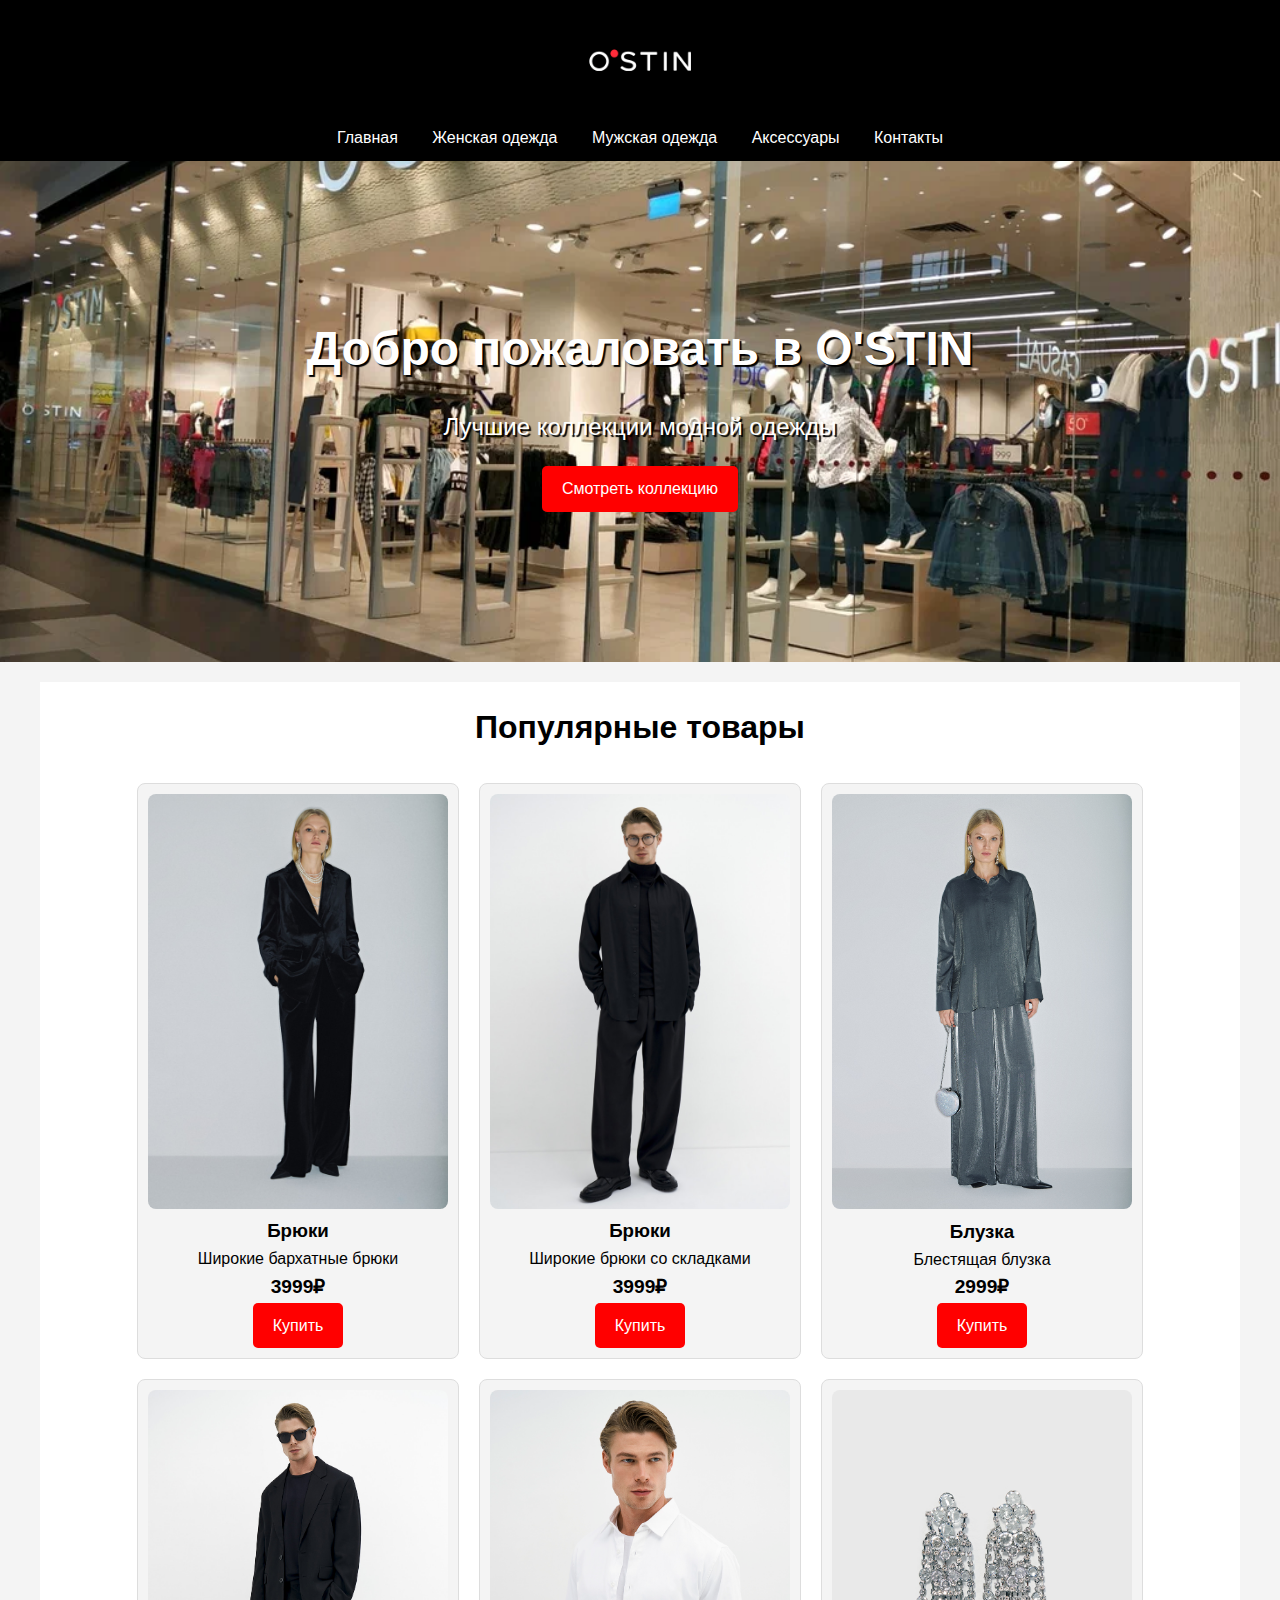
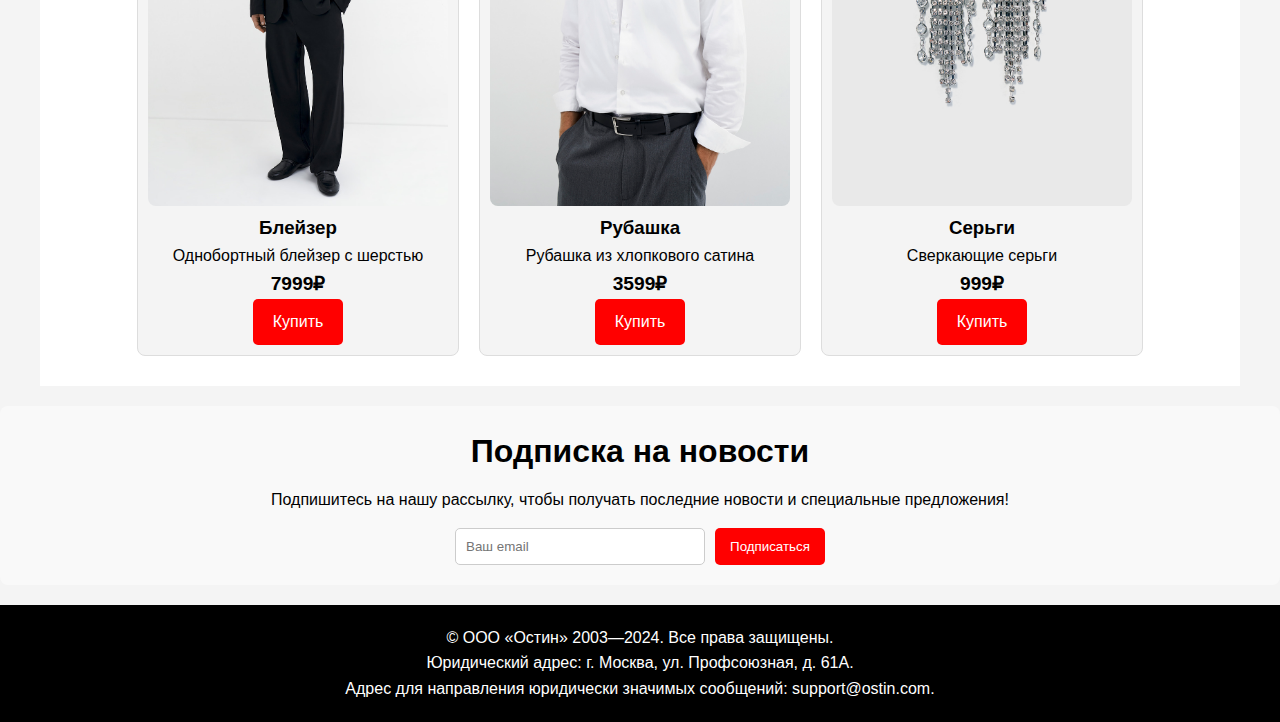
<file: index.html>
<!DOCTYPE html>
<html lang="ru">
<head>
    <meta charset="UTF-8">
    <meta name="viewport" content="width=device-width, initial-scale=1.0">
    <title>O′STIN</title>
    <link rel="stylesheet" href="styles.css">
    <link href="https://fonts.googleapis.com/css2?family=Roboto:wght@400;700&display=swap" rel="stylesheet">
</head>
<body>
    <header>
        <div class="container">
            <div class="logo">
                <img src="326078f0bd88fa405ab3d0323bc0d563.jpg" width="150px">
            </div>
            <nav>
                <ul>
                    <li><a href="index.html">Главная</a></li>
                    <li><a href="women.html">Женская одежда</a></li>
                    <li><a href="men.html">Мужская одежда</a></li>
                    <li><a href="accessories.html">Аксессуары</a></li>
                    <li><a href="contact.html">Контакты</a></li>
                </ul>
            </nav>
        </div>
    </header>

    <main>
        <section class="banner">
            <h1>Добро пожаловать в O'STIN</h1>
            <p>Лучшие коллекции модной одежды</p>
            <a href="#" class="button">Смотреть коллекцию</a>
        </section>

        <section class="products">
            <h2>Популярные товары</h2>
            <div class="product-grid">
                <div class="product">
                    <img src="138216250299.jpg" width="300px"  alt="Товар 1">
                    <h3>Брюки</h3>
                    <p>Широкие бархатные брюки</p>
                    <span class="price">3999₽</span>
                    <div>
                        <a href="https://ostin.com/product/shirokie-barhatnye-bryuki/32249790299?sku-id=74574870299&category-id=23381070299" class="button">Купить</a>
                    </div>
                </div>
                <div class="product">
                    <img src="140491780299.jpg" width="300px" alt="Товар 2">
                    <h3>Брюки</h3>
                    <p>Широкие брюки со складками</p>
                    <span class="price">3999₽</span>
                    <div>
                        <a href="https://ostin.com/product/shirokie-bryuki-so-skladkami/32166450299?category-id=12486120299" class="button">Купить</a>
                    </div>
                </div>
                <div class="product">
                    <img src="136149270299.jpg" width="300px" alt="Товар 3">
                    <h3>Блузка</h3>
                    <p>Блестящая блузка</p>
                    <span class="price">2999₽</span>
                    <div>
                        <a href="https://ostin.com/product/blestyaschaya-bluzka/32243860299?category-id=12485650299" class="button">Купить</a>
                    </div>
                </div>
                <div class="product">
                    <img src="138954840299.jpg" width="300px" alt="Товар 4">
                    <h3>Блейзер</h3>
                    <p>Однобортный блейзер с шерстью</p>
                    <span class="price">7999₽</span>
                    <div>
                        <a href="https://ostin.com/product/odnobortnyj-blejzer-s-sherstyu/32098610299?category-id=12889460299" class="button">Купить</a>
                    </div>
                </div>
                <div class="product">
                    <img src="139371680299.jpg" width="300px" alt="Товар 4">
                    <h3>Рубашка</h3>
                    <p>Рубашка из хлопкового сатина</p>
                    <span class="price">3599₽</span>
                    <div>
                        <a href="https://ostin.com/product/rubashka-iz-hlopkovogo-satina/32098670299?category-id=12486110299" class="button">Купить</a>
                    </div>
                </div>
                <div class="product">
                    <img src="138215880299.jpg" width="300px" alt="Товар 4">
                    <h3>Серьги</h3>
                    <p>Сверкающие серьги</p>
                    <span class="price">999₽</span>
                    <div>
                        <a href="https://ostin.com/product/sverkayuschie-sergi/32045820299?category-id=21902500299&availability=disabled&sku-id=73696040299" class="button">Купить</a>
                    </div>
                </div>
            </div>
        </section>
    </main>
    <section class="subscribe">
        <h2>Подписка на новости</h2>
        <p>Подпишитесь на нашу рассылку, чтобы получать последние новости и специальные предложения!</p>
        <form id="subscribe-form">
            <input type="email" id="email" placeholder="Ваш email" required>
            <button type="submit">Подписаться</button>
        </form>
    </section>
    <footer>
        <div class="container">
            <p>© ООО «Остин» 2003—2024. Все права защищены.</p>
            <p>Юридический адрес: г. Москва, ул. Профсоюзная, д. 61А.</p>
            <p>Адрес для направления юридически значимых сообщений: support@ostin.com.</p>
        </div>
    </footer>

</body>
</html>
</file>
<file: styles.css>
* {
    box-sizing: border-box;
    margin: 0;
    padding: 0;
}

body {
    font-family: Arial, sans-serif;
    line-height: 1.6;
    background-color: #f4f4f4;
}

header {
    background: black;
    color: #fff;
    padding: 10px 0;
    text-align: center;
}

header .logo {
    font-size: 2em;
}

nav ul {
    list-style: none;
    padding: 0;
}

nav ul li {
    display: inline;
    margin: 0 15px;
}

nav ul li a {
    color: #fff;
    text-decoration: none;
}

.banner {
    background: url('XXL.webp') no-repeat center center/cover;
    color: #fff;
    padding: 150px 0;
    text-align: center;
    position: relative;
}
.banner h1 {
    font-size: 3em;
    color: white;
    text-shadow: 2px 2px 1px black;
}

.banner p {
    margin: 20px 0;
    font-size: 1.5em;
    color: white;
    text-shadow: 2px 2px 1px black;
}

.button {
    display: inline-block;
    background: red;
    color: #fff;
    padding: 10px 20px;
    text-decoration: none;
    border-radius: 5px;
    transition: background 0.3s;
    
}

.button:hover {
    background: red;
}

.products {
    padding: 20px;
    background: #fff;
    margin: 20px auto;
    max-width: 1200px;
    text-align: center;
}

.products h2 {
    margin-bottom: 20px;
    font-size: 2em;
}

.product-grid {
    display: flex;
    justify-content: center;
    flex-wrap: wrap;
}

.product {
    background: #f4f4f4;
    border: 1px solid #ddd;
    margin: 10px;
    padding: 10px;
    text-align: center;
    border-radius: 8px;
    transition: transform 0.3s, box-shadow 0.3s;
}

.product:hover {
    transform: scale(1.05);
    box-shadow: 0 4px 20px rgba(0, 0, 0, 0.2);
}

.product img {
    max-width: 100%;
    height: auto;
    border-radius: 8px;
}

.price {
    font-weight: bold;
    color: black;
    font-size: 1.2em;
}

footer {
    text-align: center;
    padding: 20px 0;
    background: black;
    color: #fff;
}

footer .container {
    width: 80%;
    margin: auto;
}
.contact {
    padding: 20px;
    background: #ffffff;
    margin: 20px auto;
    border: 1px solid #ddd;
    border-radius: 10px;
    max-width: 600px;
    text-align: center;
}

.contact h2 {
    margin-bottom: 20px;
    font-size: 2em;
    color: black;
}

.contact p {
    font-size: 1.2em;
    margin-bottom: 10px;
}

.contact a {
    color: #e67e22;
    text-decoration: none;
}

.contact a:hover {
    text-decoration: underline;
}
.social-icons {
    margin-top: 10px;
}

.social-icons a {
    margin: 0 10px;
}

.social-icons img {
    width: 30px;
    height: auto;
}
.subscribe {
    background: #f9f9f9;
    padding: 20px;
    margin: 20px auto;
    border-radius: 8px;
    text-align: center;
}

.subscribe h2 {
    margin-bottom: 10px;
    font-size: 2em;
}

.subscribe p {
    margin-bottom: 15px;
}

#subscribe-form {
    display: flex;
    justify-content: center;
    flex-wrap: wrap;
}

#email {
    padding: 10px;
    border: 1px solid #ccc;
    border-radius: 5px;
    width: 250px;
    margin-right: 10px;
}

button {
    padding: 10px 15px;
    background: red;
    color: #fff;
    border: none;
    border-radius: 5px;
    cursor: pointer;
    transition: background 0.3s;
}

button:hover {
    background: red;
}
</file>
